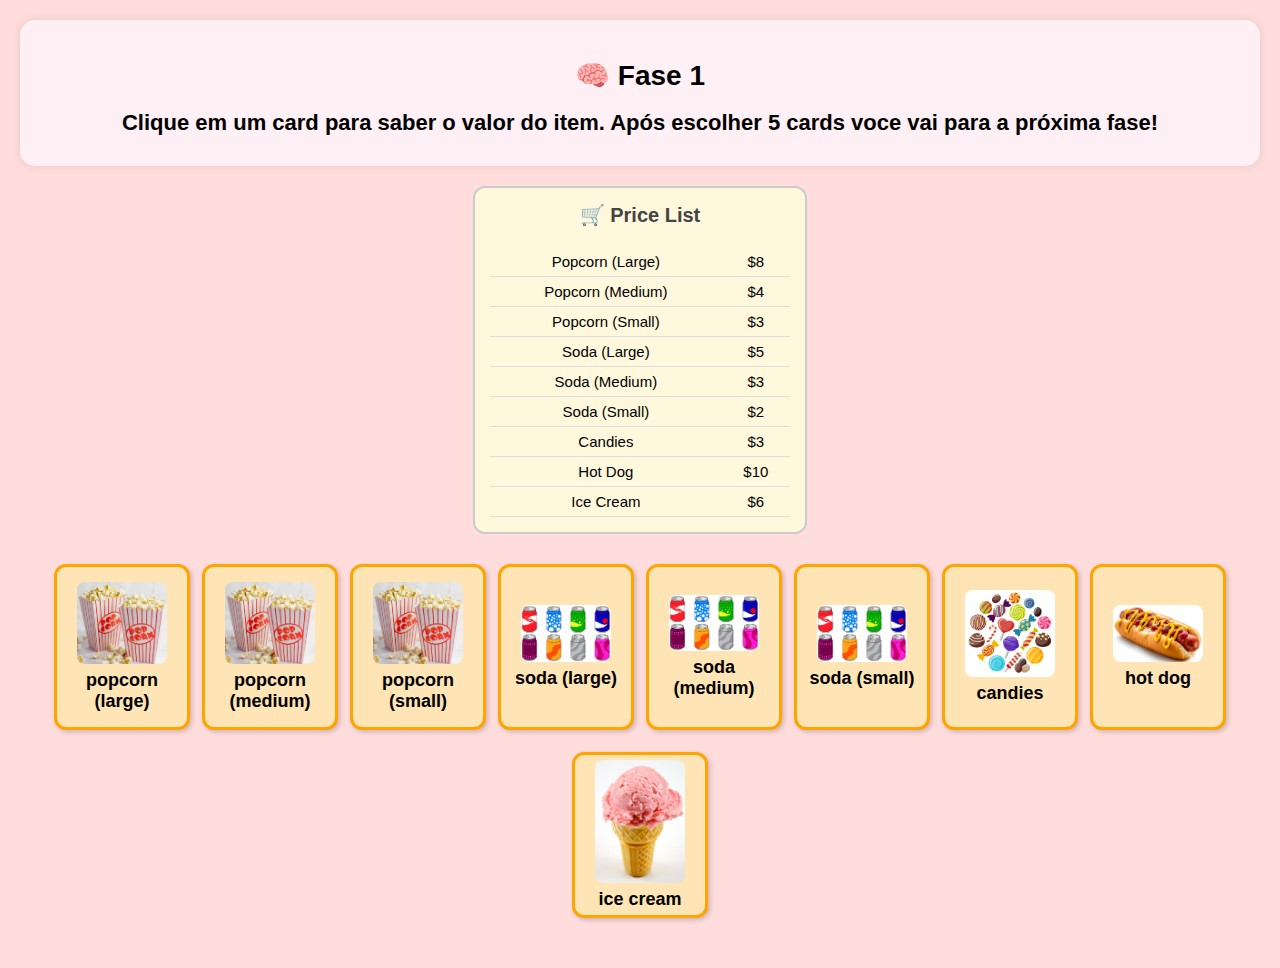
<file: index.html>
<!DOCTYPE html>
<html lang="en">
<head>
  <meta charset="UTF-8">
  <title>Ask the Price - Level 1</title>
  <link rel="stylesheet" href="css/style.css">
  <link href="https://fonts.googleapis.com/css2?family=Fredoka+One&display=swap" rel="stylesheet">
  <style>
    body {
      background-color: #ffdddd !important;
    }
  </style>
</head>

<!-- Google tag (gtag.js) -->
<script async src="https://www.googletagmanager.com/gtag/js?id=G-V9DPT0NWXZ"></script>
<script>
  window.dataLayer = window.dataLayer || [];
  function gtag(){dataLayer.push(arguments);}
  gtag('js', new Date());

  gtag('config', 'G-V9DPT0NWXZ');
</script>

<body>
  <div class="question-box">
    <h1>🧠 Fase 1</h1>
    <h2 id="question">Clique em um card para saber o valor do item. Após escolher 5 cards voce vai para a próxima fase!</h2>
    <div id="response"></div>
  </div>

  <div class="price-panel">
    <h3>🛒 Price List </h3>
    <table>
      <tr><td>Popcorn (Large)</td><td>$8</td></tr>
      <tr><td>Popcorn (Medium)</td><td>$4</td></tr>
      <tr><td>Popcorn (Small)</td><td>$3</td></tr>
      <tr><td>Soda (Large)</td><td>$5</td></tr>
      <tr><td>Soda (Medium)</td><td>$3</td></tr>
      <tr><td>Soda (Small)</td><td>$2</td></tr>
      <tr><td>Candies</td><td>$3</td></tr>
      <tr><td>Hot Dog</td><td>$10</td></tr>
      <tr><td>Ice Cream</td><td>$6</td></tr>
    </table>
  </div>

  <div class="card-row" id="options"></div>

  <script src="js/nivel1.js"></script>
</body>
</html>
</file>
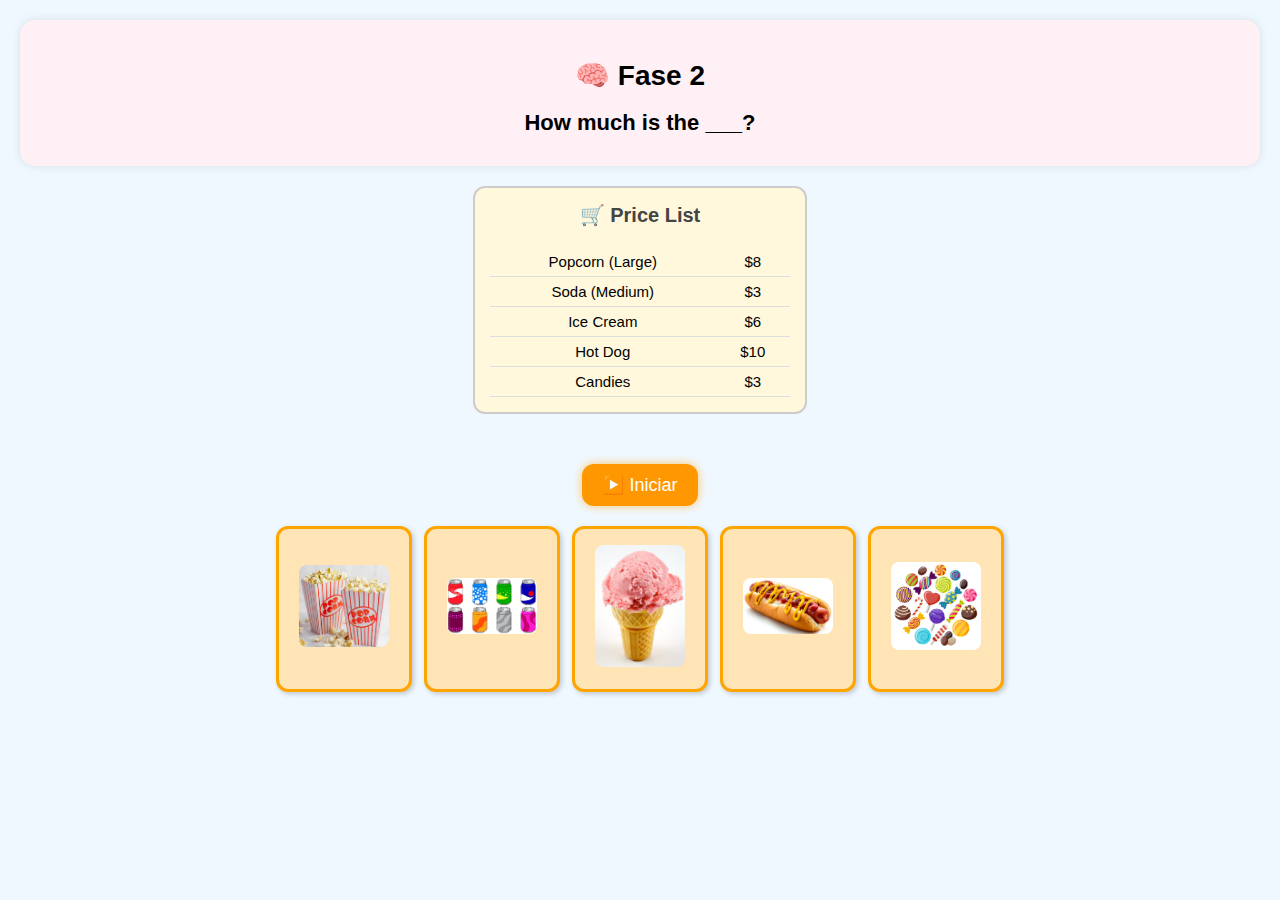
<file: nivel2.html>
<!DOCTYPE html>
<html lang="en">
<head>
  <meta charset="UTF-8">
  <meta name="viewport" content="width=device-width, initial-scale=1.0">
  <title>Ask the Price - Level 2</title>
  <link rel="stylesheet" href="css/style.css">
  <link href="https://fonts.googleapis.com/css2?family=Fredoka+One&display=swap" rel="stylesheet">
</head>
<body>
  <div class="question-box">
    <h1>🧠 Fase 2</h1>
    <h2 id="question">How much is the ___?</h2>
    <div id="response"></div>
  </div>

  <div class="price-panel">
    <h3>🛒 Price List</h3>
    <table>
      <tr><td>Popcorn (Large)</td><td>$8</td></tr>
      <tr><td>Soda (Medium)</td><td>$3</td></tr>
      <tr><td>Ice Cream</td><td>$6</td></tr>
      <tr><td>Hot Dog</td><td>$10</td></tr>
      <tr><td>Candies</td><td>$3</td></tr>
    </table>
  </div>

  <button id="startButton">▶️ Iniciar</button>

  <div class="card-area">
    <div class="card-row" id="options"></div>
    <button id="nextButton" style="display:none;">➡️ Próxima pergunta</button>
  </div>

  <audio id="soundCorrect" src="sounds/match.mp3"></audio>
  <audio id="soundWrong" src="sounds/wrong.mp3"></audio>

  <script src="js/nivel2.js"></script>
</body>
</html>
</file>
<file: css/style.css>
body {
  font-family: 'Arial', sans-serif;
  background-color: #f0f8ff;
  margin: 0;
  padding: 20px;
  text-align: center;
}

/* Pergunta e resposta */
.question-box {
  background-color: #fff0f5;
  border-radius: 15px;
  padding: 20px;
  margin-bottom: 20px;
  box-shadow: 0 0 10px rgba(0,0,0,0.1);
}

.question-box h1 {
  font-size: 28px;
  margin-bottom: 10px;
}

.question-box h2 {
  font-size: 22px;
  margin-bottom: 10px;
}

#response {
  font-size: 18px;
  color: #007b00;
  margin-top: 10px;
}

/* Tabela de preços */
.price-panel {
  background-color: #fff8dc;
  border: 2px solid #ccc;
  border-radius: 12px;
  padding: 15px;
  margin: 0 auto 30px;
  max-width: 300px;
}

.price-panel h3 {
  margin-top: 0;
  font-size: 20px;
  color: #444;
}

.price-panel table {
  width: 100%;
  font-size: 14px;
  border-collapse: collapse;
}

.price-panel td {
  padding: 6px 8px;
  border-bottom: 1px solid #ddd;
}

/* Cards */
.card-row {
  display: flex;
  flex-wrap: wrap;
  justify-content: center;
  gap: 12px;
  margin-bottom: 20px;
}

.card-area {
  margin-bottom: 60px; /* espaço entre cards/botão e o que vier abaixo */
}

.option {
  width: 110px;
  height: 140px;
  background-color: #ffe4b5;
  border: 3px solid #ffa500;
  border-radius: 12px;
  padding: 10px;
  box-shadow: 2px 2px 5px rgba(0,0,0,0.2);
  cursor: pointer;
  transition: transform 0.2s;
  text-align: center;
  margin-bottom: 10px;

  /* Centralização vertical */
  display: flex;
  flex-direction: column;
  justify-content: center;
  align-items: center;
}

.option:hover {
  transform: scale(1.1);
}

.option img {
  width: 90px;
  height: auto;
  border-radius: 8px;
  margin-bottom: 6px;
}

.option p {
  margin: 0;
  font-size: 18px;
  font-weight: bold;
}

#startButton {
  font-size: 20px;
  padding: 10px 20px;
  margin: 20px;
  background-color: #4CAF50;
  color: white;
  border: none;
  border-radius: 8px;
  cursor: pointer;
}

  #startButton,
  #nextButton {
    font-size: 16px;
    padding: 8px 16px;
  }

  .price-panel {
    font-size: 16px;
  }

  .price-panel table {
    font-size: 15px;
  }

@keyframes pulse {
  0% { transform: scale(1); }
  50% { transform: scale(1.08); }
  100% { transform: scale(1); }
}

#startButton,
#nextButton {
  font-size: 18px;
  padding: 10px 20px;
  background-color: #ff9800;
  color: white;
  border: none;
  border-radius: 12px;
  cursor: pointer;
  animation: pulse 1.5s infinite;
  box-shadow: 0 0 10px rgba(255, 165, 0, 0.6);
}

/* Responsivo */
@media (max-width: 600px) {
  #question {
    font-size: 24px;
    padding: 10px;
  }

  #response {
    font-size: 20px;
    padding: 10px;
  }

  .option {
    width: 100px;
    height: 120px;
  }

  .option img {
    width: 80px;
  }
}

@media screen and (max-width: 400px) {
  body {
    background-color: #f0d6d6 !important;
  }

  #question {
    font-size: 13px !important;
  }

  #response {
    font-size: 13px !important;
  }

  .option {
    width: 65px;
    height: 80px;
    padding: 5px;
    border-width: 2px;
  }

  .option img {
    width: 60px;
    margin-bottom: 4px;
  }

  .option p {
    font-size: 11px;
  }

  #startButton,
  #nextButton {
    font-size: 18px !important;
    padding: 10px 20px !important;
  }
  
  .price-panel {
    max-width: 220px;
    padding: 8px;
    font-size: 10px;
    margin-bottom: 5px;
  }

  .price-panel table {
    font-size: 10px;
  }

  .price-panel td {
    padding: 3px 5px;
  }

  .price-panel h3 {
    font-size: 13px;
  }

  .question-box {
    padding: 3px;
    margin-bottom: 1px;
  }

  .question-box h1 {
    font-size: 20px;
    margin-bottom: 2px;
  }

  .question-box h2 {
    font-size: 18px;
    margin-bottom: 2px;
  }
}
</file>
